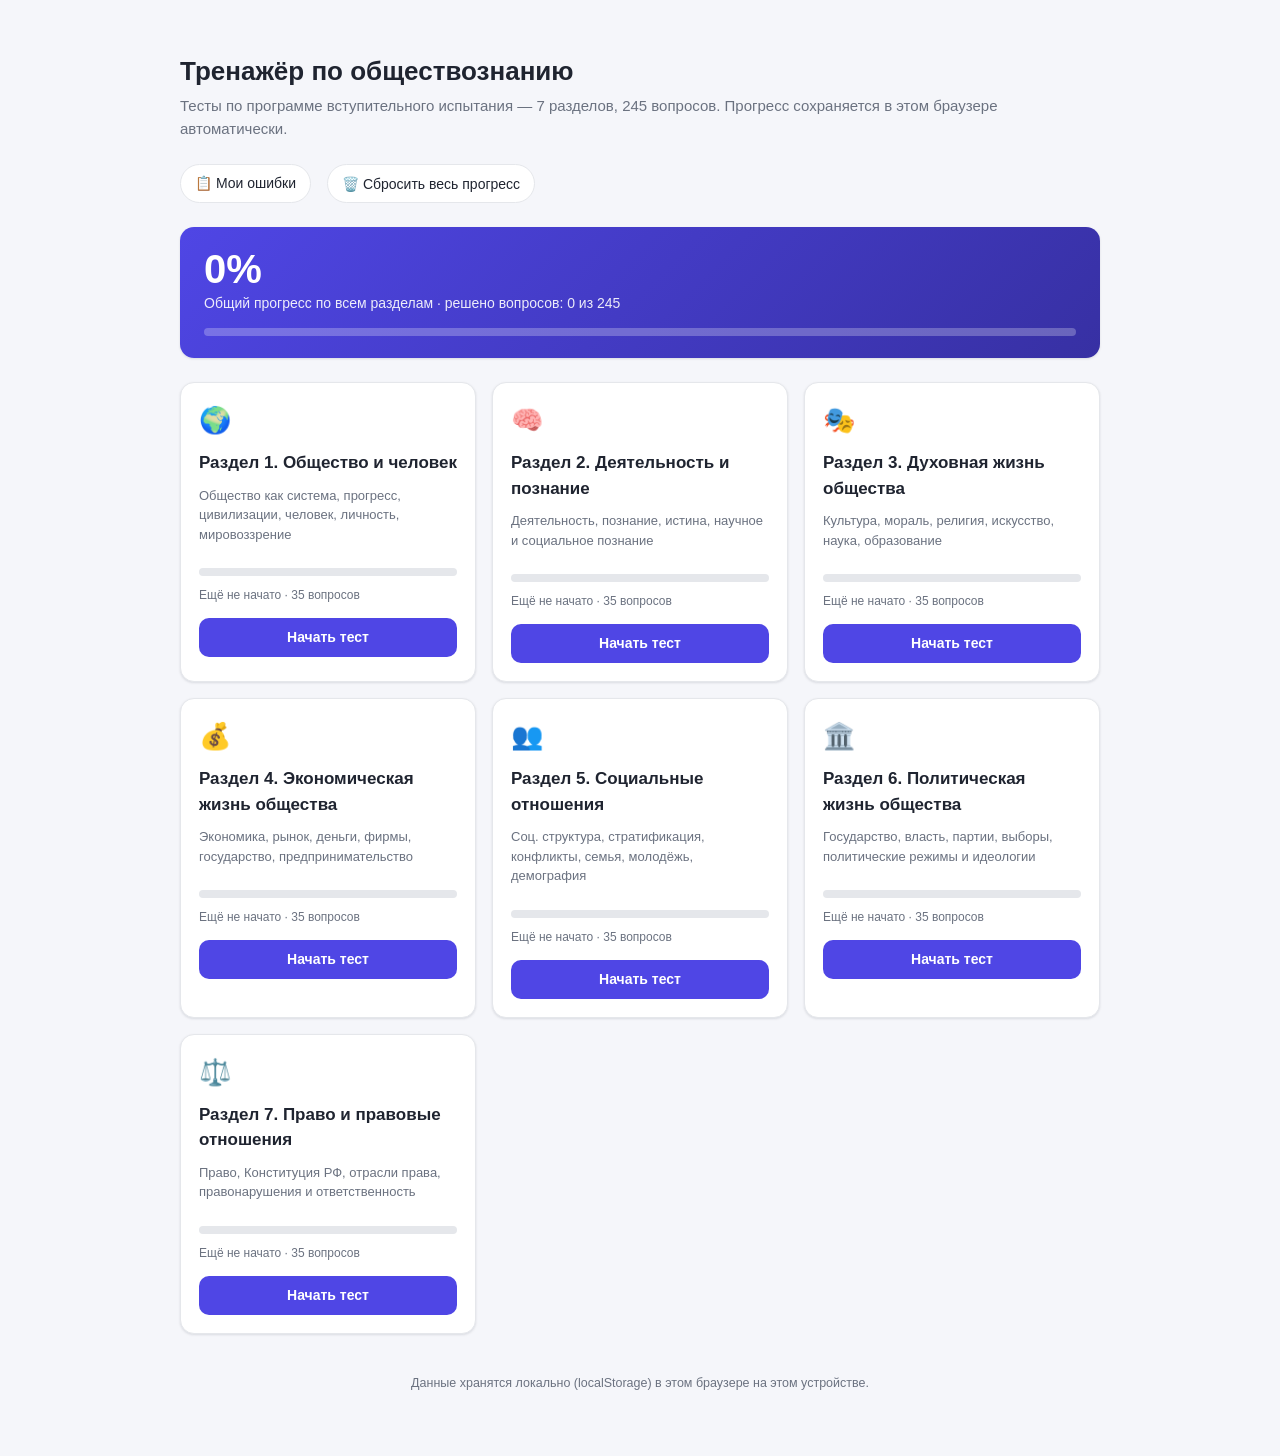
<file: index.html>
<!DOCTYPE html>
<html lang="ru">
<head>
<meta charset="UTF-8">
<meta name="viewport" content="width=device-width, initial-scale=1.0">
<title>Тренажёр по обществознанию — вступительные испытания</title>
<link rel="stylesheet" href="css/style.css">
</head>
<body>
<div class="container">
  <header class="site-header">
    <h1>Тренажёр по обществознанию</h1>
    <p>Тесты по программе вступительного испытания — 7 разделов, 245 вопросов. Прогресс сохраняется в этом браузере автоматически.</p>
  </header>

  <div class="nav-links">
    <a href="review.html">📋 Мои ошибки</a>
    <button id="resetAllBtn">🗑️ Сбросить весь прогресс</button>
  </div>

  <div class="overall-card">
    <div class="big-pct" id="overallPct">0%</div>
    <div class="label" id="overallLabel">Общий прогресс по всем разделам</div>
    <div class="progress-bar-track">
      <div class="progress-bar-fill" id="overallBar" style="width:0%"></div>
    </div>
  </div>

  <div class="section-grid" id="sectionGrid"></div>

  <footer class="site-footer">
    Данные хранятся локально (localStorage) в этом браузере на этом устройстве.
  </footer>
</div>

<script src="data/meta.js"></script>
<script src="data/section1.js"></script>
<script src="data/section2.js"></script>
<script src="data/section3.js"></script>
<script src="data/section4.js"></script>
<script src="data/section5.js"></script>
<script src="data/section6.js"></script>
<script src="data/section7.js"></script>
<script src="js/storage.js"></script>
<script src="js/scoring.js"></script>
<script src="js/app.js"></script>
</body>
</html>
</file>
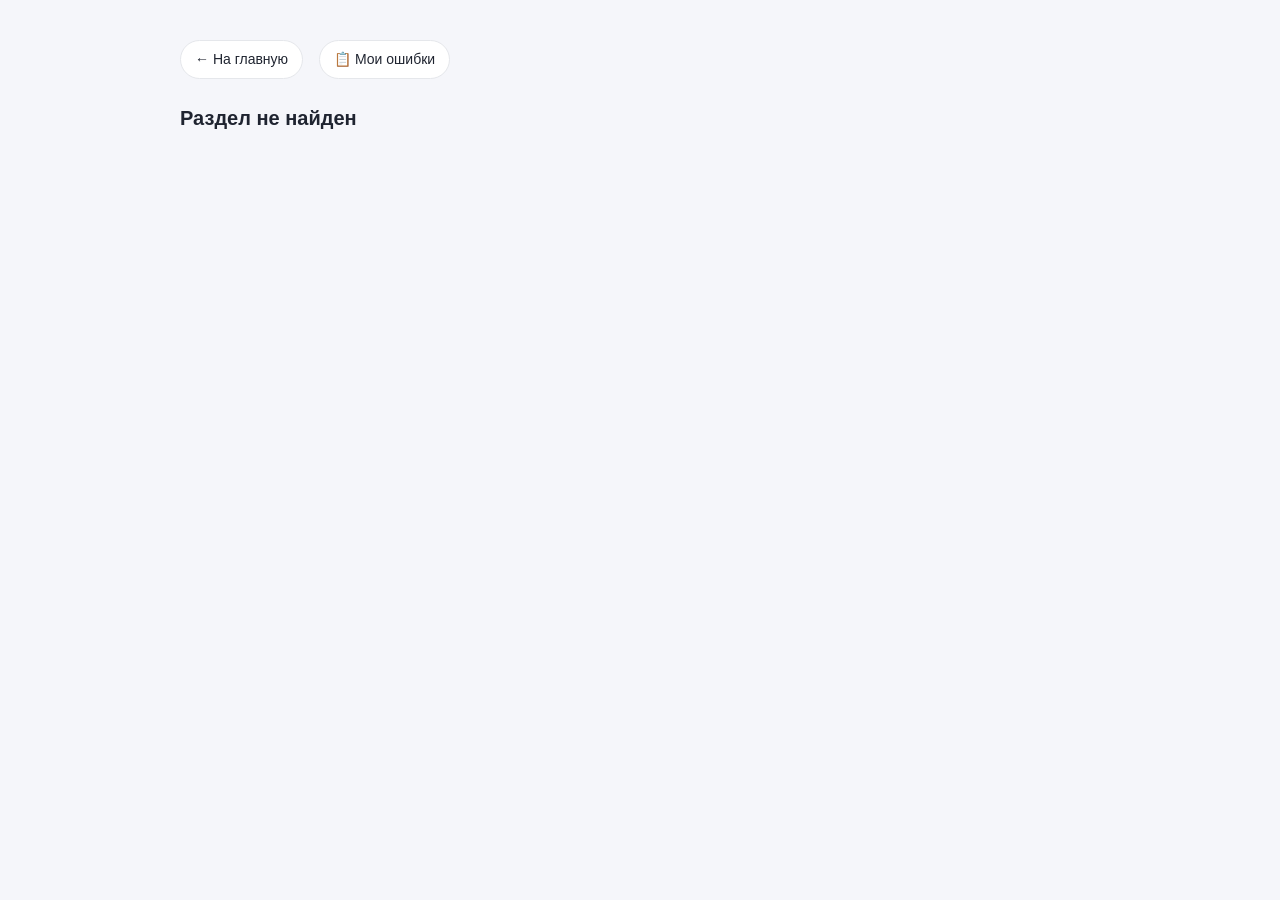
<file: quiz.html>
<!DOCTYPE html>
<html lang="ru">
<head>
<meta charset="UTF-8">
<meta name="viewport" content="width=device-width, initial-scale=1.0">
<title>Тест — Тренажёр по обществознанию</title>
<link rel="stylesheet" href="css/style.css">
</head>
<body>
<div class="container">
  <div class="nav-links">
    <a href="index.html">← На главную</a>
    <a href="review.html">📋 Мои ошибки</a>
  </div>

  <div class="quiz-header">
    <h2 id="quizTitle">Загрузка...</h2>
    <div id="quizMeta" style="font-size:13px;color:var(--text-muted)"></div>
  </div>

  <div class="card" id="instructionsCard">
    <p style="margin:0 0 10px">
      В некоторых вопросах правильный ответ — один вариант, в некоторых — два или три (отмечайте все, которые считаете верными).
      Как на реальном экзамене: за выбор лишнего варианта или неполный ответ балл снижается, но не всегда обнуляется полностью.
    </p>
    <label style="font-size:14px;">
      Количество вопросов в этой попытке:
      <select id="lengthSelect" class="filter-select">
        <option value="0">Все вопросы раздела</option>
        <option value="10">10 (короткая тренировка)</option>
        <option value="20">20</option>
      </select>
    </label>
    <div style="margin-top:14px">
      <button class="btn" id="startBtn">Начать тест</button>
    </div>
  </div>

  <form id="quizForm" style="display:none"></form>

  <div id="summaryContainer"></div>
</div>

<script src="data/meta.js"></script>
<script src="data/section1.js"></script>
<script src="data/section2.js"></script>
<script src="data/section3.js"></script>
<script src="data/section4.js"></script>
<script src="data/section5.js"></script>
<script src="data/section6.js"></script>
<script src="data/section7.js"></script>
<script src="js/storage.js"></script>
<script src="js/scoring.js"></script>
<script src="js/quiz.js"></script>
</body>
</html>
</file>
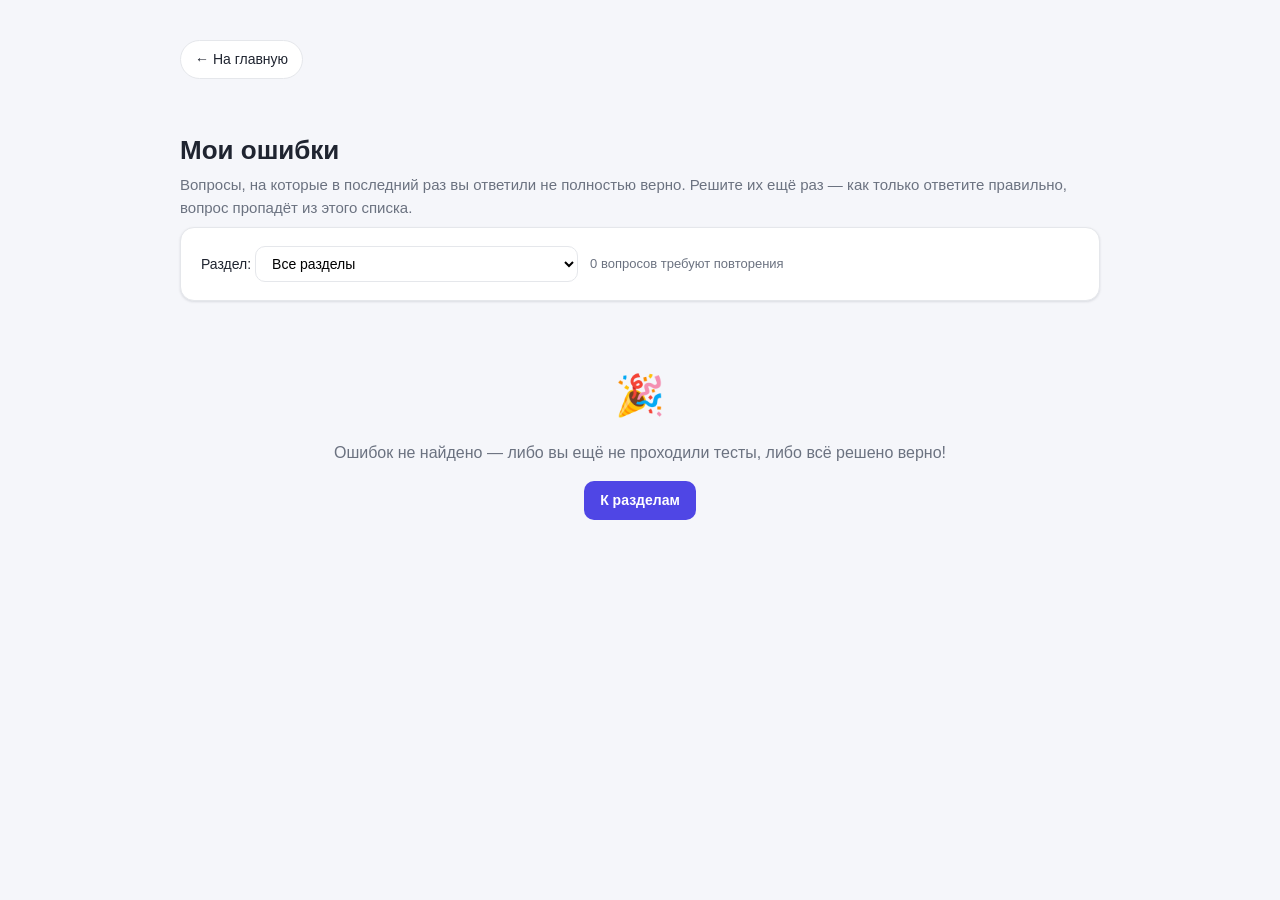
<file: review.html>
<!DOCTYPE html>
<html lang="ru">
<head>
<meta charset="UTF-8">
<meta name="viewport" content="width=device-width, initial-scale=1.0">
<title>Мои ошибки — Тренажёр по обществознанию</title>
<link rel="stylesheet" href="css/style.css">
</head>
<body>
<div class="container">
  <div class="nav-links">
    <a href="index.html">← На главную</a>
  </div>

  <header class="site-header">
    <h1>Мои ошибки</h1>
    <p>Вопросы, на которые в последний раз вы ответили не полностью верно. Решите их ещё раз — как только ответите правильно, вопрос пропадёт из этого списка.</p>
  </header>

  <div class="card" style="display:flex; align-items:center; gap:12px; flex-wrap:wrap;">
    <label style="font-size:14px;">Раздел:
      <select id="sectionFilter" class="filter-select">
        <option value="">Все разделы</option>
      </select>
    </label>
    <span id="mistakesCount" style="font-size:13px;color:var(--text-muted)"></span>
  </div>

  <div id="mistakesList"></div>
</div>

<script src="data/meta.js"></script>
<script src="data/section1.js"></script>
<script src="data/section2.js"></script>
<script src="data/section3.js"></script>
<script src="data/section4.js"></script>
<script src="data/section5.js"></script>
<script src="data/section6.js"></script>
<script src="data/section7.js"></script>
<script src="js/storage.js"></script>
<script src="js/scoring.js"></script>
<script src="js/review.js"></script>
</body>
</html>
</file>
<file: css/style.css>
:root {
  --bg: #f5f6fa;
  --card-bg: #ffffff;
  --text: #1f2430;
  --text-muted: #6b7280;
  --accent: #4f46e5;
  --accent-dark: #3730a3;
  --green: #16a34a;
  --green-bg: #dcfce7;
  --yellow: #b45309;
  --yellow-bg: #fef3c7;
  --red: #dc2626;
  --red-bg: #fee2e2;
  --border: #e5e7eb;
  --radius: 14px;
  --shadow: 0 1px 3px rgba(16, 24, 40, 0.08), 0 1px 2px rgba(16, 24, 40, 0.04);
}

* { box-sizing: border-box; }

body {
  margin: 0;
  font-family: -apple-system, BlinkMacSystemFont, "Segoe UI", Roboto, Helvetica, Arial, sans-serif;
  background: var(--bg);
  color: var(--text);
  line-height: 1.5;
}

.container {
  max-width: 960px;
  margin: 0 auto;
  padding: 24px 20px 64px;
}

header.site-header {
  padding: 28px 0 8px;
}

header.site-header h1 {
  font-size: 26px;
  margin: 0 0 4px;
}

header.site-header p {
  color: var(--text-muted);
  margin: 0;
  font-size: 15px;
}

a { color: var(--accent); text-decoration: none; }
a:hover { text-decoration: underline; }

.nav-links {
  display: flex;
  gap: 16px;
  margin: 16px 0 24px;
  flex-wrap: wrap;
}

.nav-links a, .nav-links button {
  font-size: 14px;
  padding: 8px 14px;
  border-radius: 999px;
  border: 1px solid var(--border);
  background: var(--card-bg);
  color: var(--text);
  cursor: pointer;
}

.nav-links a:hover, .nav-links button:hover {
  border-color: var(--accent);
  color: var(--accent);
  text-decoration: none;
}

.nav-links button.danger-armed {
  background: var(--red-bg);
  border-color: var(--red);
  color: var(--red);
  font-weight: 600;
}

.overall-card {
  background: linear-gradient(135deg, var(--accent), var(--accent-dark));
  color: white;
  border-radius: var(--radius);
  padding: 22px 24px;
  margin-bottom: 24px;
  box-shadow: var(--shadow);
}

.overall-card .big-pct {
  font-size: 40px;
  font-weight: 700;
  line-height: 1;
}

.overall-card .label {
  font-size: 14px;
  opacity: 0.9;
  margin-top: 4px;
}

.progress-bar-track {
  height: 8px;
  border-radius: 999px;
  background: rgba(255,255,255,0.25);
  margin-top: 14px;
  overflow: hidden;
}

.progress-bar-track.light {
  background: #e5e7eb;
}

.progress-bar-fill {
  height: 100%;
  background: white;
  border-radius: 999px;
  transition: width .3s ease;
}

.progress-bar-fill.accent {
  background: var(--accent);
}

.section-grid {
  display: grid;
  grid-template-columns: repeat(auto-fill, minmax(260px, 1fr));
  gap: 16px;
}

.section-card {
  background: var(--card-bg);
  border: 1px solid var(--border);
  border-radius: var(--radius);
  padding: 18px;
  box-shadow: var(--shadow);
  display: flex;
  flex-direction: column;
  gap: 10px;
}

.section-card .icon { font-size: 26px; }

.section-card h3 {
  margin: 0;
  font-size: 17px;
}

.section-card p.desc {
  margin: 0;
  font-size: 13px;
  color: var(--text-muted);
  min-height: 34px;
}

.section-card .stats-row {
  font-size: 12px;
  color: var(--text-muted);
  display: flex;
  justify-content: space-between;
}

.section-card .actions {
  display: flex;
  gap: 8px;
  margin-top: 4px;
}

.btn {
  display: inline-block;
  padding: 9px 16px;
  border-radius: 10px;
  border: none;
  background: var(--accent);
  color: white;
  font-size: 14px;
  font-weight: 600;
  cursor: pointer;
  text-align: center;
}

.btn:hover { background: var(--accent-dark); text-decoration: none; color: white; }

.btn.secondary {
  background: transparent;
  color: var(--accent);
  border: 1px solid var(--accent);
}
.btn.secondary:hover { background: #eef2ff; color: var(--accent-dark); }

.btn.small { padding: 6px 12px; font-size: 13px; }
.btn.danger { background: var(--red); }
.btn.danger:hover { background: #b91c1c; }
.btn.block { width: 100%; }

.card {
  background: var(--card-bg);
  border: 1px solid var(--border);
  border-radius: var(--radius);
  padding: 18px 20px;
  box-shadow: var(--shadow);
  margin-bottom: 16px;
}

.quiz-header {
  display: flex;
  justify-content: space-between;
  align-items: center;
  margin-bottom: 16px;
  flex-wrap: wrap;
  gap: 10px;
}

.quiz-header h2 { margin: 0; font-size: 20px; }

.question-card {
  background: var(--card-bg);
  border: 1px solid var(--border);
  border-radius: var(--radius);
  padding: 18px 20px;
  margin-bottom: 14px;
}

.question-card .q-index {
  font-size: 12px;
  color: var(--text-muted);
  text-transform: uppercase;
  letter-spacing: .04em;
  margin-bottom: 6px;
}

.question-card .q-hint {
  font-size: 12px;
  color: var(--accent);
  margin-bottom: 8px;
}

.question-card p.q-text {
  font-weight: 600;
  margin: 0 0 12px;
  font-size: 15.5px;
}

.option-row {
  display: flex;
  align-items: flex-start;
  gap: 10px;
  padding: 9px 10px;
  border-radius: 10px;
  cursor: pointer;
  border: 1px solid transparent;
}

.option-row:hover { background: #f3f4f6; }

.option-row input { margin-top: 3px; }

.option-row.correct-answer {
  background: var(--green-bg);
  border-color: var(--green);
}

.option-row.wrong-selected {
  background: var(--red-bg);
  border-color: var(--red);
}

.question-card.graded .option-row { cursor: default; }
.question-card.graded .option-row:hover { background: inherit; }

.result-banner {
  margin-top: 12px;
  padding: 10px 14px;
  border-radius: 10px;
  font-size: 13.5px;
  font-weight: 600;
}

.result-banner.full { background: var(--green-bg); color: var(--green); }
.result-banner.partial { background: var(--yellow-bg); color: var(--yellow); }
.result-banner.wrong { background: var(--red-bg); color: var(--red); }

.explanation {
  margin-top: 8px;
  font-size: 13.5px;
  color: var(--text-muted);
  font-weight: 400;
}

.summary-card {
  background: var(--card-bg);
  border-radius: var(--radius);
  border: 1px solid var(--border);
  padding: 24px;
  text-align: center;
  margin-bottom: 20px;
}

.summary-card .score-big {
  font-size: 44px;
  font-weight: 700;
  color: var(--accent);
}

.summary-card .score-sub {
  color: var(--text-muted);
  margin-top: 4px;
}

.summary-actions {
  display: flex;
  gap: 10px;
  justify-content: center;
  margin-top: 18px;
  flex-wrap: wrap;
}

.mistake-item {
  background: var(--card-bg);
  border: 1px solid var(--border);
  border-radius: var(--radius);
  padding: 16px 18px;
  margin-bottom: 12px;
}

.mistake-item .topic-tag {
  display: inline-block;
  font-size: 11.5px;
  color: var(--accent);
  background: #eef2ff;
  padding: 2px 9px;
  border-radius: 999px;
  margin-bottom: 8px;
}

.empty-state {
  text-align: center;
  padding: 48px 20px;
  color: var(--text-muted);
}

.empty-state .emoji { font-size: 40px; margin-bottom: 12px; }

select.filter-select {
  padding: 8px 12px;
  border-radius: 10px;
  border: 1px solid var(--border);
  font-size: 14px;
  background: white;
}

footer.site-footer {
  margin-top: 40px;
  text-align: center;
  font-size: 12.5px;
  color: var(--text-muted);
}

@media (max-width: 560px) {
  .overall-card .big-pct { font-size: 32px; }
  .section-grid { grid-template-columns: 1fr; }
}
</file>
